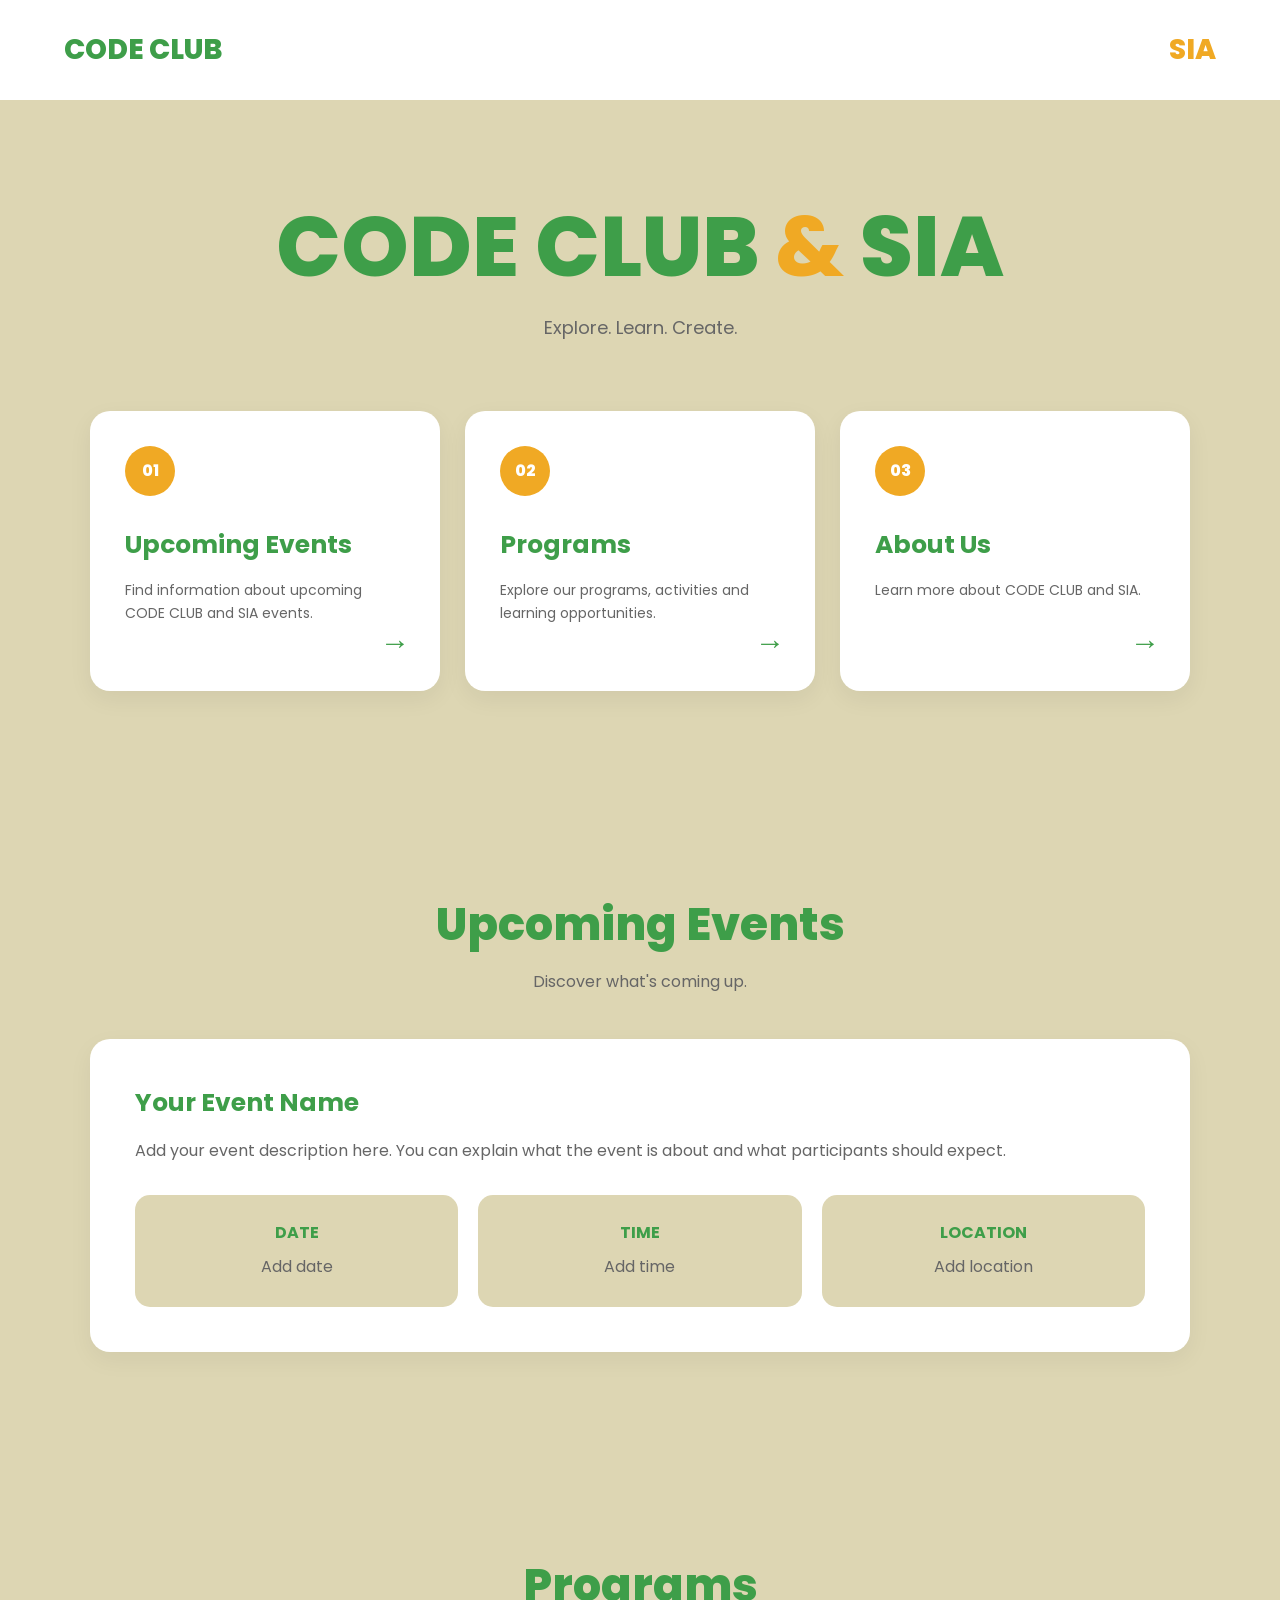
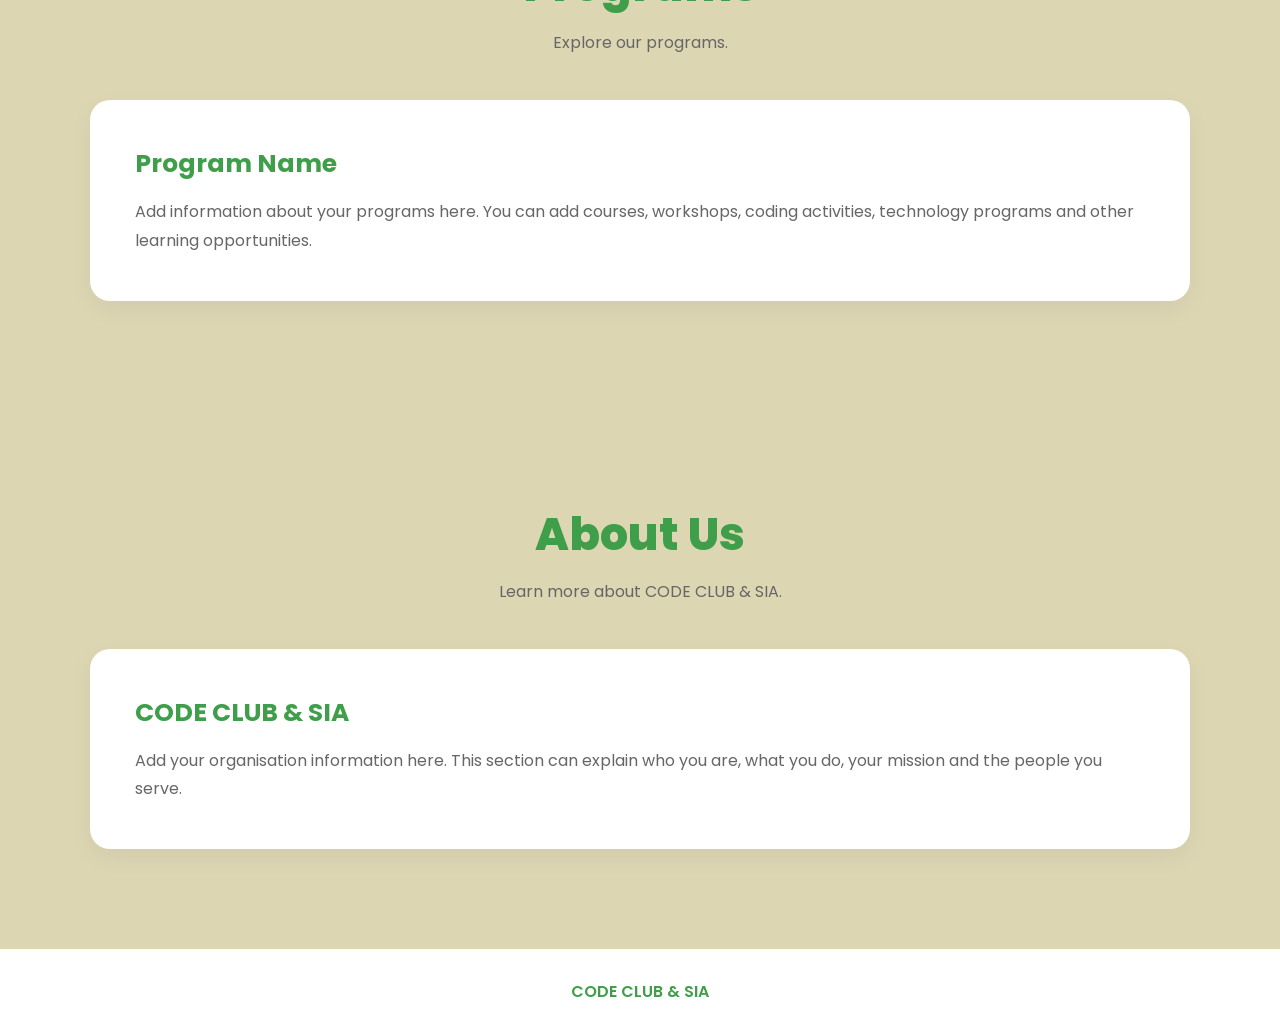
<file: index.html>
<!DOCTYPE html>
<html lang="en">

<head>

    <meta charset="UTF-8">

    <meta name="viewport"
          content="width=device-width, initial-scale=1.0">

    <title>CODE CLUB & SIA</title>

    <!-- Poppins -->
    <link rel="preconnect"
          href="https://fonts.googleapis.com">

    <link rel="preconnect"
          href="https://fonts.gstatic.com"
          crossorigin>

    <link
        href="https://fonts.googleapis.com/css2?family=Poppins:wght@400;500;600;700;800&display=swap"
        rel="stylesheet">


    <link rel="stylesheet" href="index.css">
    <script src="index.js"></script>

</head>


<body>


    <!-- =================================
         HEADER
    ================================== -->

    <header>

        <div class="header-container">

            <div class="code-club">
                CODE CLUB
            </div>

            <div class="sia">
                SIA
            </div>

        </div>

    </header>



    <!-- =================================
         HERO
    ================================== -->

    <section class="hero">

        <h1>

            CODE CLUB

            <span>&amp;</span>

            SIA

        </h1>


        <p>

            Explore. Learn. Create.

        </p>

    </section>



    <!-- =================================
         THREE CLICKABLE CONTAINERS
    ================================== -->

    <section class="cards">


        <!-- EVENT -->

        <a href="program.html" class="card">

            <div class="number">
                01
            </div>

            <h2>
                Upcoming Events
            </h2>

            <p>

                Find information about
                upcoming CODE CLUB and
                SIA events.

            </p>

            <span class="arrow">
                →
            </span>

        </a>



        <!-- PROGRAMS -->

        <a href="program.html" class="card">

            <div class="number">
                02
            </div>

            <h2>
                Programs
            </h2>

            <p>

                Explore our programs,
                activities and learning
                opportunities.

            </p>

            <span class="arrow">
                →
            </span>

        </a>



        <!-- ABOUT -->

        <a href="program.html" class="card">

            <div class="number">
                03
            </div>

            <h2>
                About Us
            </h2>

            <p>

                Learn more about CODE CLUB
                and SIA.

            </p>

            <span class="arrow">
                →
            </span>

        </a>


    </section>



    <!-- =================================
         EVENTS
    ================================== -->

    <section
        id="events"
        class="section"
    >

        <div class="section-title">

            <h2>
                Upcoming Events
            </h2>

            <p>
                Discover what's coming up.
            </p>

        </div>


        <div class="content-box">

            <h3>
                Your Event Name
            </h3>

            <p>

                Add your event description
                here. You can explain what
                the event is about and what
                participants should expect.

            </p>


            <div class="event-details">


                <div class="detail">

                    <h4>
                        DATE
                    </h4>

                    <p>
                        Add date
                    </p>

                </div>


                <div class="detail">

                    <h4>
                        TIME
                    </h4>

                    <p>
                        Add time
                    </p>

                </div>


                <div class="detail">

                    <h4>
                        LOCATION
                    </h4>

                    <p>
                        Add location
                    </p>

                </div>


            </div>

        </div>

    </section>



    <!-- =================================
         PROGRAMS
    ================================== -->

    <section
        id="programs"
        class="section"
    >

        <div class="section-title">

            <h2>
                Programs
            </h2>

            <p>
                Explore our programs.
            </p>

        </div>


        <div class="content-box">

            <h3>
                Program Name
            </h3>

            <p>

                Add information about your
                programs here.

                You can add courses,
                workshops, coding activities,
                technology programs and
                other learning opportunities.

            </p>

        </div>

    </section>



    <!-- =================================
         ABOUT
    ================================== -->

    <section
        id="about"
        class="section"
    >

        <div class="section-title">

            <h2>
                About Us
            </h2>

            <p>
                Learn more about CODE CLUB & SIA.
            </p>

        </div>


        <div class="content-box">

            <h3>
                CODE CLUB &amp; SIA
            </h3>

            <p>

                Add your organisation
                information here.

                This section can explain
                who you are, what you do,
                your mission and the people
                you serve.

            </p>

        </div>

    </section>



    <!-- =================================
         FOOTER
    ================================== -->

    <footer>

        CODE CLUB &amp; SIA

    </footer>


</body>

</html>
</file>
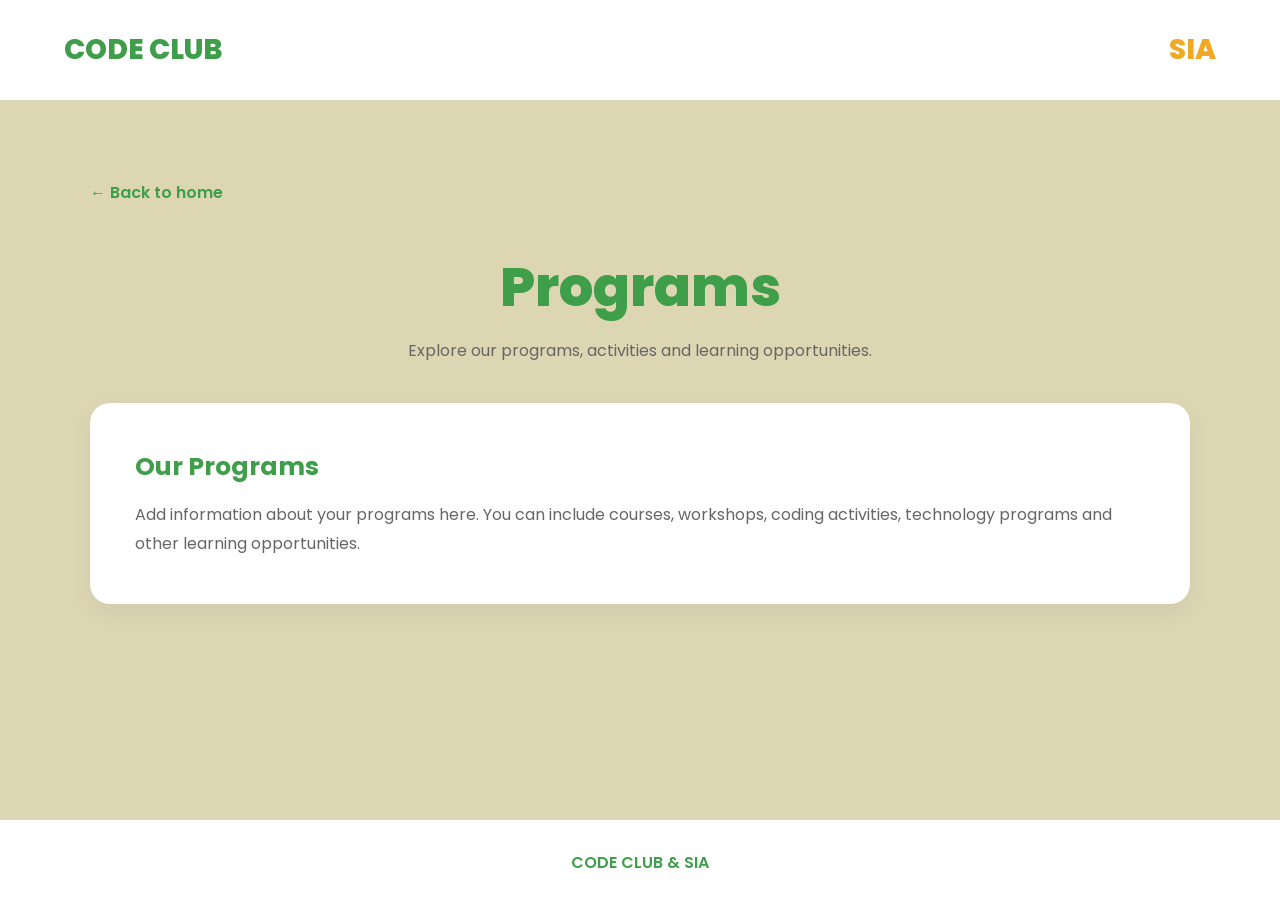
<file: program.html>
<!DOCTYPE html>
<html lang="en">
<head>
    <meta charset="UTF-8">
    <meta name="viewport" content="width=device-width, initial-scale=1.0">
    <title>Programs | CODE CLUB &amp; SIA</title>
    <link rel="preconnect" href="https://fonts.googleapis.com">
    <link rel="preconnect" href="https://fonts.gstatic.com" crossorigin>
    <link href="https://fonts.googleapis.com/css2?family=Poppins:wght@400;500;600;700;800&display=swap" rel="stylesheet">
    <link rel="stylesheet" href="program.css">
</head>
<body>
    <header>
        <div class="header-container">
            <div class="code-club">CODE CLUB</div>
            <div class="sia">SIA</div>
        </div>
    </header>

    <main>
        <a class="back-link" href="index.html">← Back to home</a>

        <div class="section-title">
            <h1>Programs</h1>
            <p>Explore our programs, activities and learning opportunities.</p>
        </div>

        <section class="content-box">
            <h2>Our Programs</h2>
            <p>
                Add information about your programs here. You can include courses,
                workshops, coding activities, technology programs and other
                learning opportunities.
            </p>
        </section>
    </main>

    <footer>CODE CLUB &amp; SIA</footer>
    <script src="program.js"></script>
</body>
</html>
</file>
<file: index.css>
/* =========================
           COLOURS
        ========================== */
        :root {

            --background: #DDD6B3;

            --white: #FFFFFF;

            --green: #3E9E49;

            --orange: #F0A924;

            --dark: #222222;

            --grey: #666666;

        }


        /* =========================
           RESET
        ========================== */

        * {

            margin: 0;

            padding: 0;

            box-sizing: border-box;

            scroll-behavior: smooth;

        }


        body {

            font-family: "Poppins", sans-serif;

            background-color: var(--background);

            color: var(--dark);

        }


        /* =========================
           HEADER
        ========================== */

        header {

            width: 100%;

            height: 100px;

            background-color: var(--white);

            display: flex;

            align-items: center;

            position: sticky;

            top: 0;

            z-index: 1000;

        }


        .header-container {

            width: 90%;

            max-width: 1200px;

            margin: auto;

            display: flex;

            align-items: center;

            justify-content: space-between;

        }


        .code-club {

            color: var(--green);

            font-size: 28px;

            font-weight: 800;

        }


        .sia {

            color: var(--orange);

            font-size: 28px;

            font-weight: 800;

        }


        /* =========================
           HERO
        ========================== */

        .hero {

            width: 90%;

            max-width: 1100px;

            margin: auto;

            text-align: center;

            padding: 100px 0 70px;

        }


        .hero h1 {

            font-size: clamp(45px, 7vw, 85px);

            font-weight: 800;

            line-height: 1.1;

            color: var(--green);

        }


        .hero h1 span {

            color: var(--orange);

        }


        .hero p {

            margin-top: 20px;

            font-size: 18px;

            color: var(--grey);

        }


        /* =========================
           THREE CONTAINERS
        ========================== */

        .cards {

            width: 90%;

            max-width: 1100px;

            margin: auto;

            display: grid;

            grid-template-columns: repeat(3, 1fr);

            gap: 25px;

            padding-bottom: 100px;

        }


        .card {

            background-color: var(--white);

            min-height: 280px;

            border-radius: 20px;

            padding: 35px;

            text-decoration: none;

            color: var(--dark);

            position: relative;

            box-shadow:

                0 8px 25px rgba(0,0,0,0.06);

            transition: 0.3s;

        }


        .card:hover {

            transform: translateY(-8px);

            box-shadow:

                0 15px 35px rgba(0,0,0,0.12);

        }


        .number {

            width: 50px;

            height: 50px;

            border-radius: 50%;

            background-color: var(--orange);

            color: white;

            display: flex;

            align-items: center;

            justify-content: center;

            font-weight: 800;

            margin-bottom: 30px;

        }


        .card h2 {

            color: var(--green);

            font-size: 25px;

            margin-bottom: 15px;

        }


        .card p {

            color: var(--grey);

            font-size: 14px;

            line-height: 1.7;

        }


        .arrow {

            position: absolute;

            bottom: 25px;

            right: 30px;

            font-size: 30px;

            color: var(--green);

            transition: 0.3s;

        }


        .card:hover .arrow {

            transform: translateX(8px);

            color: var(--orange);

        }


        /* =========================
           SECTIONS
        ========================== */

        .section {

            width: 90%;

            max-width: 1100px;

            margin: auto;

            padding: 100px 0;

            scroll-margin-top: 100px;

        }


        .section-title {

            text-align: center;

            margin-bottom: 45px;

        }


        .section-title h2 {

            font-size: 45px;

            font-weight: 800;

            color: var(--green);

        }


        .section-title p {

            color: var(--grey);

            margin-top: 10px;

        }


        /* =========================
           CONTENT BOX
        ========================== */

        .content-box {

            background-color: var(--white);

            padding: 45px;

            border-radius: 20px;

            box-shadow:

                0 8px 25px rgba(0,0,0,0.05);

        }


        .content-box h3 {

            color: var(--green);

            font-size: 25px;

            margin-bottom: 15px;

        }


        .content-box p {

            color: var(--grey);

            line-height: 1.8;

        }


        /* EVENT DETAILS */

        .event-details {

            display: grid;

            grid-template-columns: repeat(3, 1fr);

            gap: 20px;

            margin-top: 30px;

        }


        .detail {

            background-color: var(--background);

            padding: 25px;

            border-radius: 15px;

            text-align: center;

        }


        .detail h4 {

            color: var(--green);

            margin-bottom: 8px;

        }


        /* =========================
           FOOTER
        ========================== */

        footer {

            background-color: var(--white);

            padding: 30px;

            text-align: center;

            color: var(--green);

            font-weight: 600;

        }


        /* =========================
           MOBILE
        ========================== */

        @media (max-width: 800px) {

            .cards {

                grid-template-columns: 1fr;

            }


            .event-details {

                grid-template-columns: 1fr;

            }


            .card {

                min-height: 230px;

            }

        }


        @media (max-width: 500px) {

            header {

                height: 80px;

            }


            .code-club,

            .sia {

                font-size: 21px;

            }


            .hero {

                padding-top: 65px;

            }


            .section-title h2 {

                font-size: 35px;

            }


            .content-box {

                padding: 25px;

            }

        }

        html {
            overflow-x: hidden;
        }

        html.page-enter-from-left body {
            animation: page-slide-in-left 450ms cubic-bezier(0.2, 0.7, 0.2, 1) both;
        }

        html.page-exit-to-left body {
            animation: page-slide-out-left 350ms cubic-bezier(0.4, 0, 1, 1) both;
        }

        @keyframes page-slide-in-left {
            from {
                transform: translateX(-100%);
            }

            to {
                transform: translateX(0);
            }
        }

        @keyframes page-slide-out-left {
            to {
                opacity: 0.85;
                transform: translateX(-12%);
            }
        }

        @media (prefers-reduced-motion: reduce) {
            html.page-enter-from-left body,
            html.page-exit-to-left body {
                animation-duration: 1ms;
            }
        }
</file>
<file: program.css>
:root {
            --background: #DDD6B3;
            --white: #FFFFFF;
            --green: #3E9E49;
            --orange: #F0A924;
            --dark: #222222;
            --grey: #666666;
        }
        * {
            box-sizing: border-box;
        }

        body {
            margin: 0;
            background-color: var(--background);
            color: var(--dark);
            font-family: "Poppins", sans-serif;
        }

        header {
            min-height: 100px;
            background-color: var(--white);
        }

        .header-container {
            width: 90%;
            max-width: 1200px;
            min-height: 100px;
            margin: auto;
            display: flex;
            align-items: center;
            justify-content: space-between;
        }

        .code-club,
        .sia {
            font-size: 28px;
            font-weight: 800;
        }

        .code-club {
            color: var(--green);
        }

        .sia {
            color: var(--orange);
        }

        main {
            width: 90%;
            max-width: 1100px;
            min-height: calc(100vh - 180px);
            margin: auto;
            padding: 80px 0;
        }

        .back-link {
            color: var(--green);
            font-weight: 600;
            text-decoration: none;
        }

        .back-link:hover {
            color: var(--orange);
        }

        .section-title {
            margin: 40px 0;
            text-align: center;
        }

        .section-title h1 {
            margin: 0;
            color: var(--green);
            font-size: clamp(35px, 6vw, 55px);
            font-weight: 800;
        }

        .section-title p {
            margin-top: 10px;
            color: var(--grey);
        }

        .content-box {
            padding: 45px;
            border-radius: 20px;
            background-color: var(--white);
            box-shadow: 0 8px 25px rgba(0, 0, 0, 0.05);
        }

        .content-box h2 {
            margin: 0 0 15px;
            color: var(--green);
            font-size: 25px;
        }

        .content-box p {
            margin: 0;
            color: var(--grey);
            line-height: 1.8;
        }

        footer {
            padding: 30px;
            background-color: var(--white);
            color: var(--green);
            font-weight: 600;
            text-align: center;
        }

        @media (max-width: 500px) {
            .code-club,
            .sia {
                font-size: 21px;
            }

            main {
                padding: 55px 0;
            }

            .content-box {
                padding: 25px;
            }
        }

        html {
            overflow-x: hidden;
        }

        html.page-enter-from-right body {
            animation: page-slide-in-right 450ms cubic-bezier(0.2, 0.7, 0.2, 1) both;
        }

        html.page-exit-to-right body {
            animation: page-slide-out-right 350ms cubic-bezier(0.4, 0, 1, 1) both;
        }

        @keyframes page-slide-in-right {
            from {
                transform: translateX(100%);
            }

            to {
                transform: translateX(0);
            }
        }

        @keyframes page-slide-out-right {
            to {
                opacity: 0.85;
                transform: translateX(12%);
            }
        }

        @media (prefers-reduced-motion: reduce) {
            html.page-enter-from-right body,
            html.page-exit-to-right body {
                animation-duration: 1ms;
            }
        }
</file>
